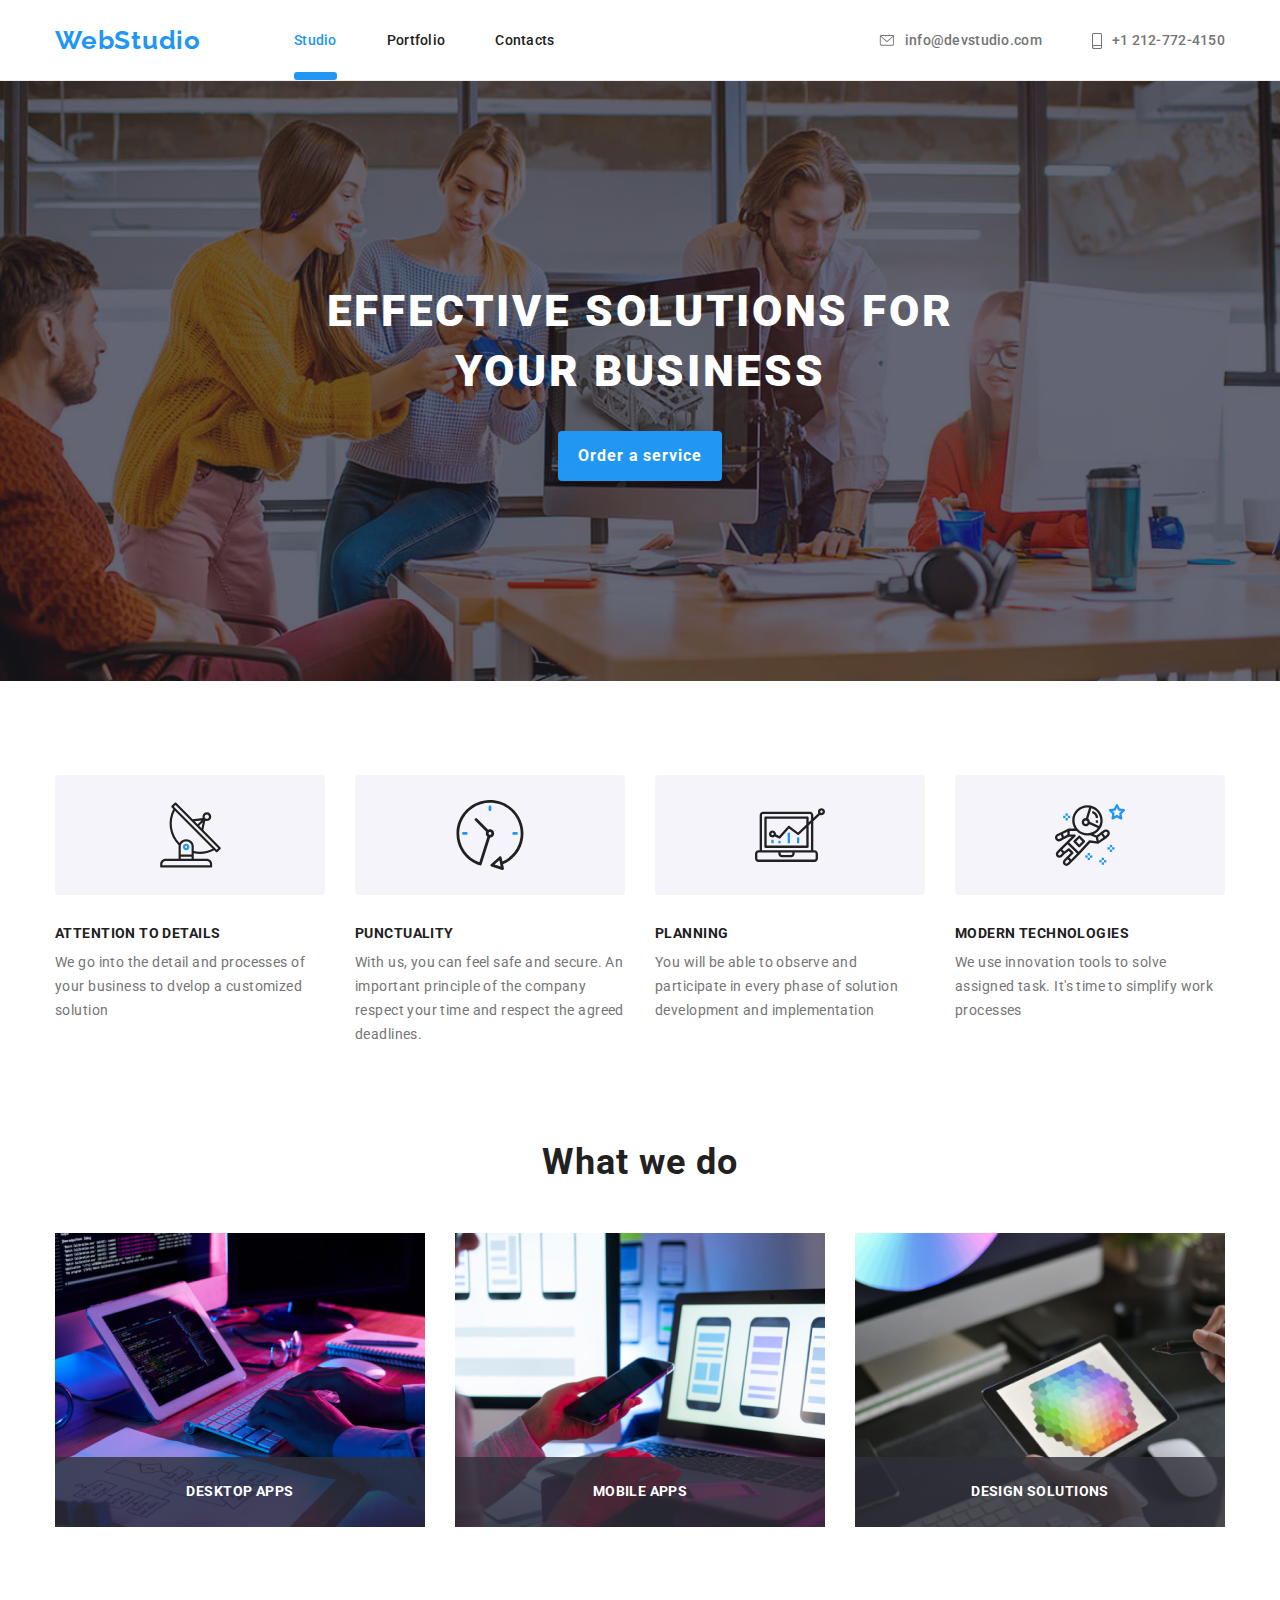
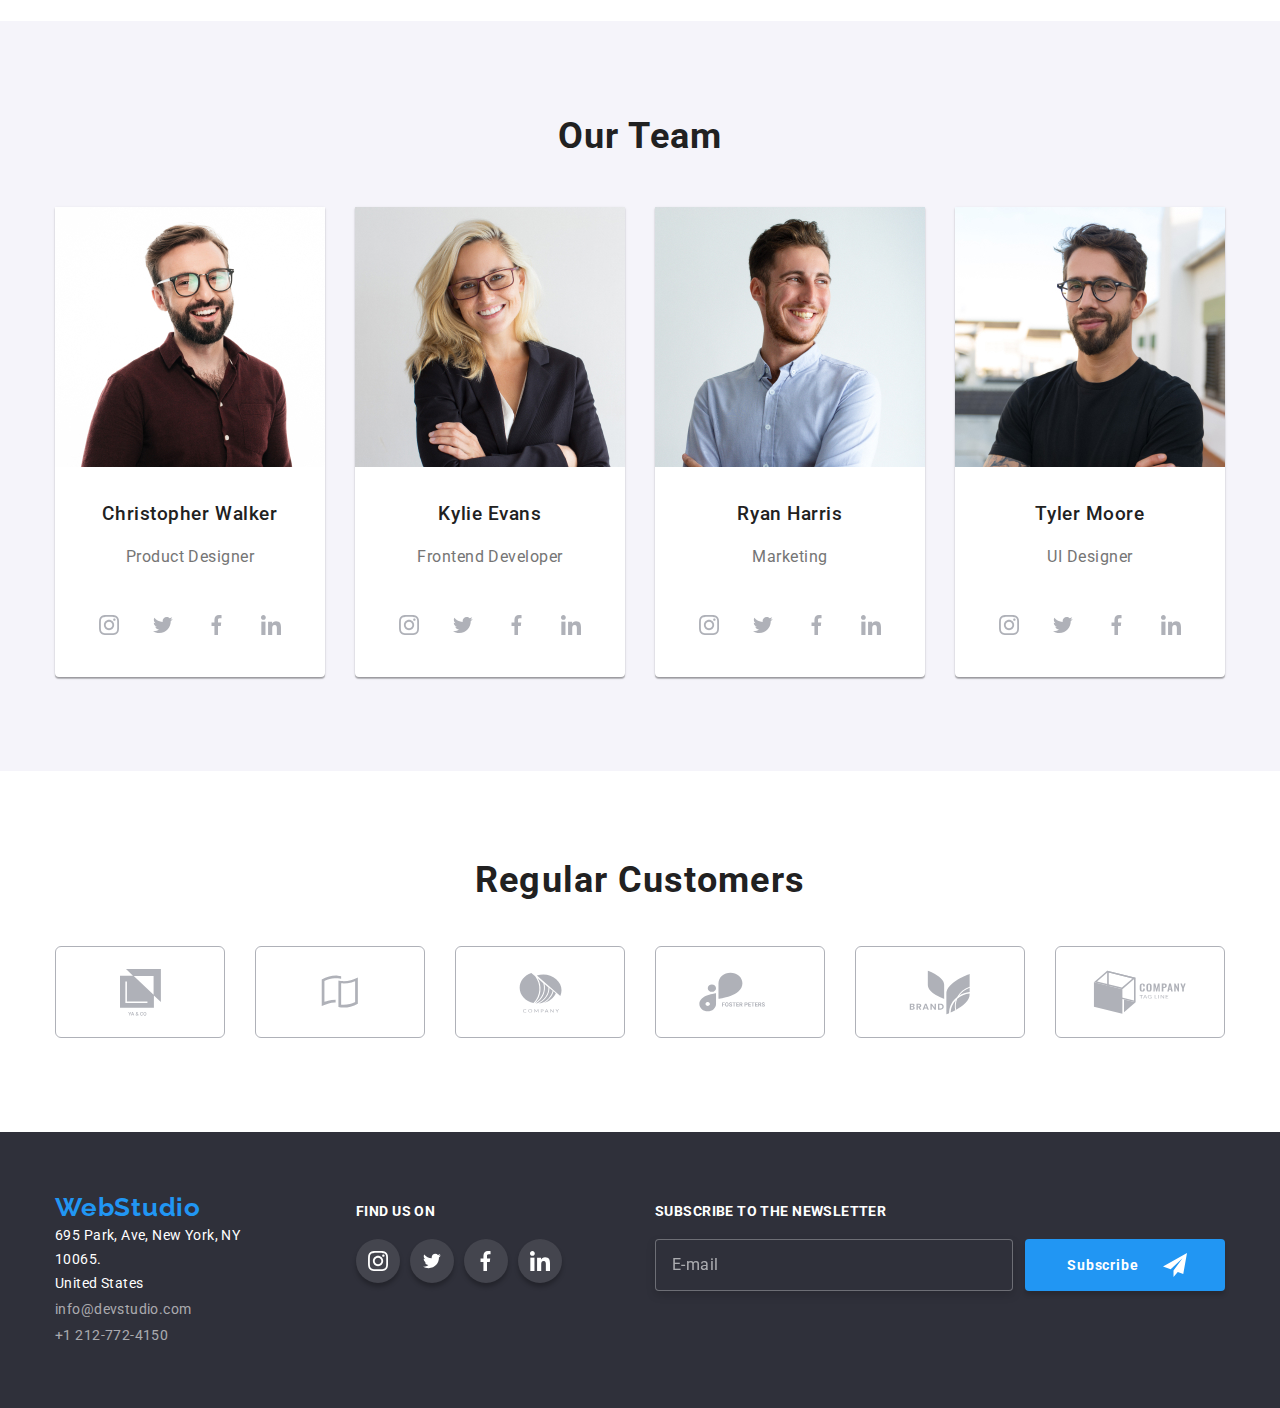
<file: index.html>
<!DOCTYPE html>
<html lang="en">
<head>
    <meta charset="UTF-8">
    <meta http-equiv="X-UA-Compatible" content="IE=edge">
    <meta name="viewport" content="width=device-width, initial-scale=1.0">
    <title>Studio</title>
    <link href="https://fonts.googleapis.com/css2?family=Raleway:wght@700&family=Roboto:wght@400;500;700;900&display=swap" rel="stylesheet">
    <link rel="stylesheet" href="https://cdnjs.cloudflare.com/ajax/libs/modern-normalize/1.1.0/modern-normalize.min.css">
    <link rel="stylesheet" href="css/styles.css">
</head>
<body>
     <!-- HEADER -->
    <header class="header">
        <div class="container">
            <nav class="nav">
                <a class="logo" href="./index.html">WebStudio</a>
                <ul class="nav-list">
                    <li class="nav-list-item">
                        <a class="nav-list-link-card" href="./index.html">Studio</a>
                    </li>
                    <li class="nav-list-item">
                        <a class="nav-list-link" href="./portfolio.html">Portfolio</a>
                    </li>
                    <li class="nav-list-item">
                        <a class="nav-list-link" href="#">Contacts</a>
                    </li>
                </ul>
            </nav>
            <ul class="address-list">
                <li class="address-list-item">
                    <a class="address-info" href="mailto:info@devstudio.com">
                        <svg class="header-address-icon" width="16" height="12">
                            <use href="./img/icons.svg#envelope"></use>
                        </svg>info@devstudio.com</a>
                </li>
                <li class="address-list-item">
                    <a class="address-info" href="tel:+12127724150">
                        <svg class="header-address-icon" width="10" height="16">
                            <use href="./img/icons.svg#smartphone"></use>
                        </svg>+1 212-772-4150</a>
                </li>
            </ul>
        </div>
        
    </header>

    <!-- h1 content -->
    <main>
        <section class="section hero-up-side">
            <div class="container">
                <h1 class="hero-main-header">Effective Solutions for Your Business</h1>
                <button class="hero-btn" type="button" data-modal-open>Order a service</button>
            </div>
                
        </section>

    <!-- Hero h2, list, and h3 content -->
    <section class="section features-section">
        <div class="container">
            <ul class="features-list">
                <li class="features-item">
                    <div class="list-icon-block">
                        <svg width="65" height="70">
                            <use href="./img/icons.svg#antenna"></use>
                        </svg>
                    </div>
                    <h3 class=" features-item-title">ATTENTION TO DETAILS</h3>
                        <p class="features-description">We go into the detail and processes of your business to dvelop a customized solution</p>
                    
                </li>
                <li class="features-item">
                    <div class="list-icon-block">
                        <svg width="70" height="70">
                            <use href="./img/icons.svg#clock"></use>
                        </svg>
                    </div>
                    <h3 class=" features-item-title">PUNCTUALITY</h3>
                        <p class="features-description">With us, you can feel safe and secure. An important principle of the company respect your time
                            and respect the agreed deadlines.</p>
                </li>
                <li class="features-item">
                    <div class="list-icon-block">
                        <svg width="70" height="70">
                            <use href="./img/icons.svg#diagram"></use>
                        </svg>
                    </div>
                    <h3 class="features-item-title">PLANNING</h3>
                        <p class="features-description">You will be able to observe and participate in every phase of solution development and
                            implementation</p>
                </li>
                <li class="features-item">
                    <div class="list-icon-block">
                        <svg width="70" height="70">
                            <use href="./img/icons.svg#astronaut"></use>
                        </svg>
                    </div>
                    <h3 class="features-item-title">MODERN TECHNOLOGIES</h3>
                        <p class="features-description">We use innovation tools to solve assigned task. It's time to simplify work processes</p>
                </li>
            </ul>
        </div>
        
    </section>
    
    <section class="section aboutus-section">
        <div class="container">
                <h2 class="aboutus-title">What we do</h2>
            <ul class="aboutus-list">
                <li class="aboutus-list-item">
                    <img class="aboutus-list-img" src="img/what-we-do1.jpg" alt="Tablet" width="370">
                    <div class="aboutus-overlay-textbox">
                      <p class="aboutus-overlay-text">Desktop Apps</p>
                    </div>
                </li>
                <li class="aboutus-list-item">
                    <img class="aboutus-list-img" src="img/what-we-do2.jpg"
                    alt="Laptop turned on" width="370">
                    <div class="aboutus-overlay-textbox">
                      <p class="aboutus-overlay-text">Mobile Apps</p>
                    </div>
                </li>
                <li class="aboutus-list-item">
                    <img class="aboutus-list-img" src="img/what-we-do3.jpg" alt="Small tablet and keyboard" width="370">
                    <div class="aboutus-overlay-textbox">
                      <p class="aboutus-overlay-text">Design Solutions</p>
                    </div>
                </li> 
            </ul>
        </div>
        
    </section>

    <section class="section ourteam">
        <div class="container">
            <h2 class="ourteam-title">Our Team</h2>
            <ul class="ourteam-list">
                <li class="ourteam-list-item">
                    <img class="ourteam-list-img" src="img/team1.jpg" alt="Christopher Walker image" width="270">
                    <h3 class="ourteam-list-header">Christopher Walker</h3>
                    <p class="ourteam-list-description">Product Designer</p>
                    <ul class="social-list">
                        <li class="social-list-items">
                          <a href="#" class="icon-thumb">
                            <svg class="icon" width="20" height="20">
                              <use href="./img/icons.svg#instagram"></use>
                            </svg>
                          </a>
                        </li>
                        <li class="social-list-items">
                          <a href="#" class="icon-thumb">
                            <svg class="icon" width="20" height="20">
                              <use href="./img/icons.svg#twitter"></use>
                            </svg>
                          </a>
                        </li>
                        <li class="social-list-items">
                          <a href="#" class="icon-thumb">
                            <svg class="icon" width="20" height="20">
                              <use href="./img/icons.svg#facebook"></use>
                            </svg>
                          </a>
                        </li>
                        <li class="social-list-items">
                          <a href="#" class="icon-thumb">
                            <svg class="icon" width="20" height="20">
                              <use href="./img/icons.svg#linkedin"></use>
                            </svg>
                          </a>
                        </li>
                      </ul>
                </li>
                <li class="ourteam-list-item">
                    <img class="ourteam-list-img" src="img/team2.jpg" alt="Kylie Evans image" width="270">
                    <h3 class="ourteam-list-header">Kylie Evans</h3>
                    <p class="ourteam-list-description">Frontend Developer</p>
                    <ul class="social-list">
                        <li class="social-list-items">
                          <a href="#" class="icon-thumb">
                            <svg class="icon" width="20" height="20">
                              <use href="./img/icons.svg#instagram"></use>
                            </svg>
                          </a>
                        </li>
                        <li class="social-list-items">
                          <a href="#" class="icon-thumb">
                            <svg class="icon" width="20" height="20">
                              <use href="./img/icons.svg#twitter"></use>
                            </svg>
                          </a>
                        </li>
                        <li class="social-list-items">
                          <a href="#" class="icon-thumb">
                            <svg class="icon" width="20" height="20">
                              <use href="./img/icons.svg#facebook"></use>
                            </svg>
                          </a>
                        </li>
                        <li class="social-list-items">
                          <a href="#" class="icon-thumb">
                            <svg class="icon" width="20" height="20">
                              <use href="./img/icons.svg#linkedin"></use>
                            </svg>
                          </a>
                        </li>
                      </ul>
                </li>
                <li class="ourteam-list-item">
                    <img class="ourteam-list-img" src="img/team3.jpg" alt="Ryan Harris image" width="270">
                    <h3 class="ourteam-list-header">Ryan Harris</h3>
                    <p class="ourteam-list-description">Marketing</p>
                    <ul class="social-list">
                        <li class="social-list-items">
                          <a href="#" class="icon-thumb">
                            <svg class="icon" width="20" height="20">
                              <use href="./img/icons.svg#instagram"></use>
                            </svg>
                          </a>
                        </li>
                        <li class="social-list-items">
                          <a href="#" class="icon-thumb">
                            <svg class="icon" width="20" height="20">
                              <use href="./img/icons.svg#twitter"></use>
                            </svg>
                          </a>
                        </li>
                        <li class="social-list-items">
                          <a href="#" class="icon-thumb">
                            <svg class="icon" width="20" height="20">
                              <use href="./img/icons.svg#facebook"></use>
                            </svg>
                          </a>
                        </li>
                        <li class="social-list-items">
                          <a href="#" class="icon-thumb">
                            <svg class="icon" width="20" height="20">
                              <use href="./img/icons.svg#linkedin"></use>
                            </svg>
                          </a>
                        </li>
                      </ul>
                </li>
                <li class="ourteam-list-item">
                    <img class="ourteam-list-img" src="img/team4.jpg" alt="Tyler Moore image">
                    <h3 class="ourteam-list-header">Tyler Moore</h3>
                    <p class="ourteam-list-description">UI Designer</p>
                    <ul class="social-list">
                        <li class="social-list-items">
                          <a href="#" class="icon-thumb">
                            <svg class="icon" width="20" height="20">
                              <use href="./img/icons.svg#instagram"></use>
                            </svg>
                          </a>
                        </li>
                        <li class="social-list-items">
                          <a href="#" class="icon-thumb">
                            <svg class="icon" width="20" height="20">
                              <use href="./img/icons.svg#twitter"></use>
                            </svg>
                          </a>
                        </li>
                        <li class="social-list-items">
                          <a href="#" class="icon-thumb">
                            <svg class="icon" width="20" height="20">
                              <use href="./img/icons.svg#facebook"></use>
                            </svg>
                          </a>
                        </li>
                        <li class="social-list-items">
                          <a href="#" class="icon-thumb">
                            <svg class="icon" width="20" height="20">
                              <use href="./img/icons.svg#linkedin"></use>
                            </svg>
                          </a>
                        </li>
                      </ul>
                </li>
            </ul>
        </div>
        </section>
        <section class="section clients-section">
            <div class="container">
              <h2 class="clients-title">Regular Customers</h2>
              <ul class="clients-list">
                <li class="clients-list-item">
                  <a href="#" class="clients-list-link">
                    <svg class="icon" width="41" height="47">
                      <use href="./img/icons.svg#company1"></use>
                    </svg>
                  </a>
                </li>
                <li class="clients-list-item">
                  <a href="#" class="clients-list-link">
                    <svg class="icon" width="38" height="34">
                      <use href="./img/icons.svg#company2"></use>
                    </svg>
                  </a>
                </li>
                <li class="clients-list-item">
                  <a href="#" class="clients-list-link">
                    <svg class="icon" width="43" height="41">
                      <use href="./img/icons.svg#company3"></use>
                    </svg>
                  </a>
                </li>
                <li class="clients-list-item">
                  <a href="#" class="clients-list-link">
                    <svg class="icon" width="84" height="40">
                      <use href="./img/icons.svg#company4"></use>
                    </svg>
                  </a>
                </li>
                <li class="clients-list-item">
                  <a href="#" class="clients-list-link">
                    <svg class="icon" width="62" height="45">
                      <use href="./img/icons.svg#company5"></use>
                    </svg>
                  </a>
                </li>
                <li class="clients-list-item">
                  <a href="#" class="clients-list-link">
                    <svg class="icon" width="94" height="44">
                      <use href="./img/icons.svg#company6"></use>
                    </svg>
                  </a>
                </li>
              </ul>
            </div>
          </section>
          <div class="backdrop is-hidden" data-modal>
            <div class="modal">
              <button type="button" class="modal-btn-close" data-modal-close>
                  <svg class="close-btn" width="11" height="11">
                      <use href="./img/icons.svg#icon-close"></use>
                  </svg>
              </button>

              <div class="form-container">
                <h2 class="modal-form-header">Leave your information and we'll call you back</h2>
              <form class="modal-form" action="#" method="post">
                  <label class="modal-form-field"> Name
                      <span class="modal-form-input-wrapper">
                          <input 
                            class="modal-form-input" 
                            type="text" 
                            name="user-name"
                            minlength="2"
                            placeholder="Name" 
                            require>
                          <svg class="modal-form-icon" width="12" height="12">
                              <use href="./img/icons.svg#icon-person"></use>
                          </svg>
                      </span>
                  </label>
                  <label class="modal-form-field"> Telephone
                      <span class="modal-form-input-wrapper">
                        <input 
                            class="modal-form-input" 
                            type="tel"
                            name="user-phone"
                            placeholder="+1 (0XX)xxx xxxx" 
                            required>
                          <svg class="modal-form-icon" width="13" height="13">
                              <use href="./img/icons.svg#icon-phone-form"></use>
                          </svg>
                      </span>
                  </label>
                  <label class="modal-form-field"> E-mail
                      <span class="modal-form-input-wrapper">
                        <input 
                            class="modal-form-input" 
                            type="email"
                            name="user-email"
                            placeholder="name@email.com" 
                            required>
                          <svg class="modal-form-icon" width="15" height="12">
                              <use href="./img/icons.svg#icon-envelope-form"></use>
                          </svg>
                      </span>
                  </label>
                  <label class="modal-form-field"> Comments
                      <textarea 
                          class="modal-form-message" 
                          name="user-message" 
                          id="user-message" cols="30" rows="10"
                          placeholder="Enter the text"></textarea>
                  </label>
                  <input 
                        class="modal-form-policy visually-hiden" 
                        id="user-policy" 
                        type="checkbox" 
                        name="policy"
                        required>
                  <label for="user-policy" class="modal-form-policy-text">
                      I agree with the newsletter and accept the Terms and Conditions
                  </label>
                  
                  <button class="modal-form-btn" type="submit">Submit</button>
              </form>
              </div>

              
            </div>
          </div>


    </main>

    <!--Footer-->
    <footer class="contact">
        <div class="container">
          <div class="footer-address">
            <a class="logo" href="./index.html">WebStudio</a>
            <address class="contact-info">
                <ul class="contact-list">
                    <li class="contact-list-item"><a class="contact-list-item-map" href="https://goo.gl/maps/KjiPHwLMQQ97QbyQ7" target="_blank">695 Park, Ave, New York, NY 10065. <br>
                    United States</a>
                    </li>
                    <li class="contact-list-item">
                        <a class="contact-list-item-card"
                        href="mailto:info@devstudio.com">info@devstudio.com</a>
                    </li>
                    <li class="contact-list-item">
                        <a class="contact-list-item-card" href="tel:+12127724150">+1 212-772-4150</a>
                    </li>
                </ul>
            </address>
          </div>
            <div class="socialmedia-list-container">
                <h2 class="socialmedia-list-title">Find Us On</h2>
                <ul class="socialmedia-list">
                  <li class="socialmedia-list-item">
                    <a href="" class="socialmedia-list-link">
                      <svg class="icon" width="20" height="20">
                        <use href="./img/icons.svg#instagram"></use>
                      </svg>
                    </a>
                  </li>
                  <li class="socialmedia-list-item">
                    <a href="" class="socialmedia-list-link">
                      <svg class="icon" width="20" height="16">
                        <use href="./img/icons.svg#twitter"></use>
                      </svg>
                    </a>
                  </li>
                  <li class="socialmedia-list-item">
                    <a href="" class="socialmedia-list-link">
                      <svg class="icon" width="20" height="20">
                        <use href="./img/icons.svg#facebook"></use>
                      </svg>
                    </a>
                  </li>
                  <li class="socialmedia-list-item">
                    <a href="" class="socialmedia-list-link">
                      <svg class="icon" width="20" height="20">
                        <use href="./img/icons.svg#linkedin"></use>
                      </svg>
                    </a>
                  </li>
                </ul>
            </div>
            <div class="footer-newsletter">
                <h3 class="footer-newsletter-title">Subscribe to the newsletter</h3>
                <form class="footer-newsletter-form" name="footer-newsletter" autocomplete="on" form validate>
                  <label class="footer-newsletter-email">
                      <input 
                          class="newsletter-email" 
                          type="email" 
                          name="email" 
                          placeholder="E-mail" required>
                  </label>
                  <button class="newsletter-btn" type="submit">Subscribe
                      <svg class="newsletter-btn-icon" width="24" height="24">
                          <use href="./img/icons.svg#icon-send"></use>
                      </svg>
                  </button>
              </form>
            </div>
        </div>
        
        <!--End-->
    </footer>

    <script src="./js/modal.js"></script>
</body>

</html>
</file>
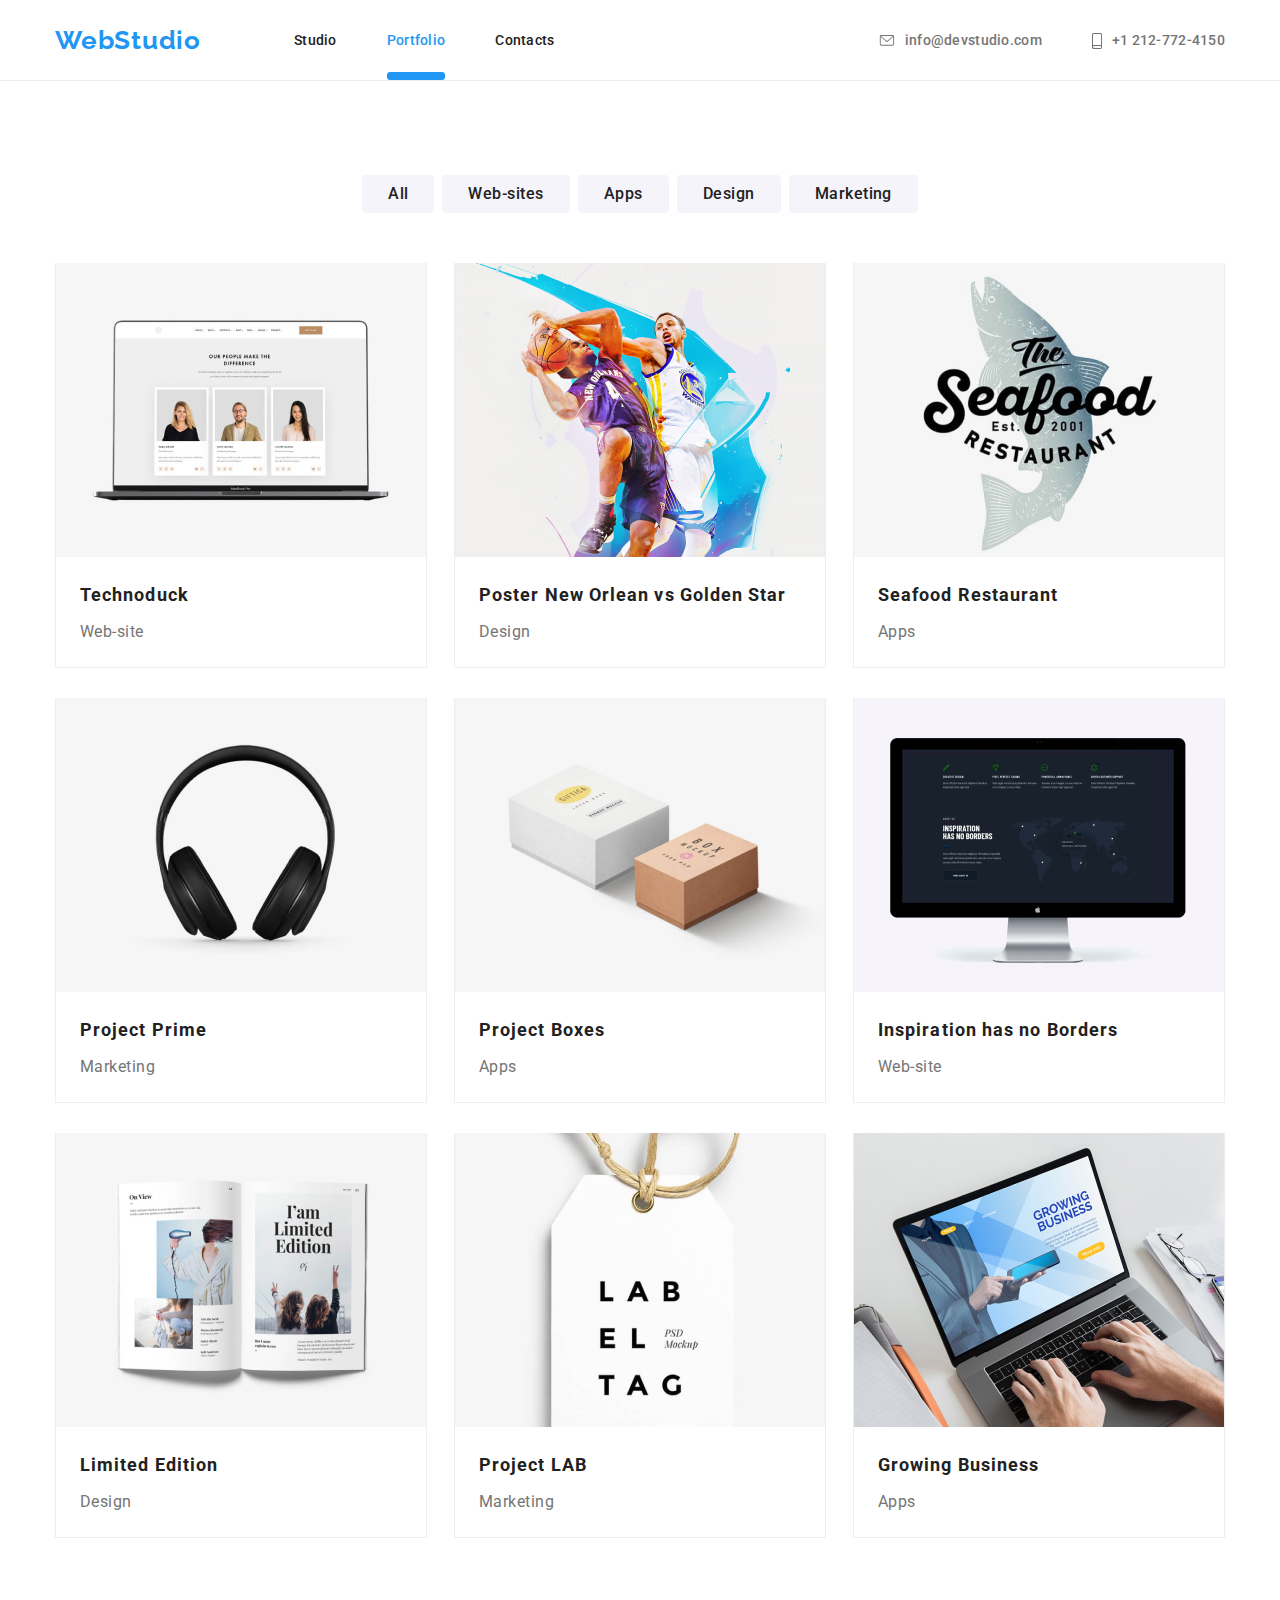
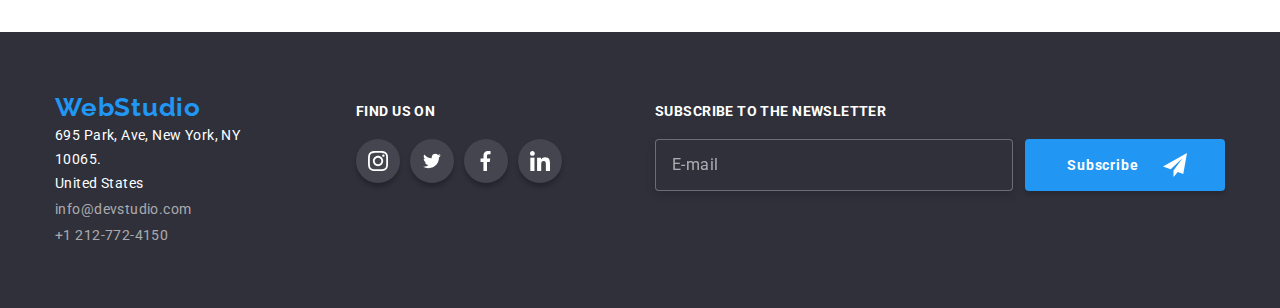
<file: portfolio.html>
<!DOCTYPE html>
<html lang="en">
<head>
    <meta charset="UTF-8">
    <meta http-equiv="X-UA-Compatible" content="IE=edge">
    <meta name="viewport" content="width=device-width, initial-scale=1.0">
    <title>Portfolio</title>
    <link href="https://fonts.googleapis.com/css2?family=Raleway:wght@700&family=Roboto:wght@400;500;700;900&display=swap" rel="stylesheet">
    <link rel="stylesheet" href="https://cdnjs.cloudflare.com/ajax/libs/modern-normalize/1.1.0/modern-normalize.min.css">
    <link rel="stylesheet" href="css/styles.css">
</head>
<body>
    <!--Header-->
    <header class="header">
        <!-- Navigation -->
        <div class="container">
            <nav class="nav">
                <a class="logo" href="./index.html">WebStudio</a>
                <ul class="nav-list">
                    <li class="nav-list-item">
                        <a class="nav-list-link" href="./index.html">Studio</a>
                    </li>
                    <li class="nav-list-item">
                        <a class="nav-list-link-card" href="./portfolio.html">Portfolio</a>
                    </li>
                    <li class="nav-list-item">
                        <a class="nav-list-link" href="#">Contacts</a>
                    </li>
                </ul>
            </nav>
            <ul class="address-list">
                <li class="address-list-item">
                    <a class="address-info" href="mailto:info@devstudio.com">
                        <svg class="header-address-icon" width="16" height="12">
                            <use href="./img/icons.svg#envelope"></use>
                        </svg>info@devstudio.com</a>
                </li>
                <li class="address-list-item">
                    <a class="address-info" href="tel:+12127724150">
                        <svg class="header-address-icon" width="10" height="16">
                            <use href="./img/icons.svg#smartphone"></use>
                        </svg>+1 212-772-4150</a>
                </li>
            </ul>
        </div>
        
    </header>

    <!--Main content-->
    <main>  
    <section class="section portfolio-section">
        <!--Portfolio Button-->
        <div class="container">
            <ul class="filter-btn-list">
                <li class="filter-btn-items"><button class="btn" type="button">All</button></li>
                <li class="filter-btn-items"><button class="btn" type="button">Web-sites</button></li>
                <li class="filter-btn-items"><button class="btn" type="button">Apps</button></li>
                <li class="filter-btn-items"><button class="btn" type="button">Design</button></li>
                <li class="filter-btn-items"><button class="btn" type="button">Marketing</button></li>
            </ul>
    
            <!--Portfolio Main images and poster-->
            
            <ul class="portfolio-list">
                <li class="portfolio-list-item">
                    <div class="overlay">
                        <img class="portfolio-list-img" src="img/portfolio-img1.jpg" alt="Laptop" width="370">
                    
                        <p class="overlay-text">Technoduck is a state-of-the-art coronavirus distribution platform. Companies use this platform for digital espionage and attacks on competitors' secure servers.</p>
                    </div>

                    <div class="overlay-card">
                        <h2 class="portfolio-list-header">Technoduck</h2>
                        <p class="portfolio-list-description">Web-site</p>
                    </div>
                    
                </li>

                <li class="portfolio-list-item">
                    <div class="overlay">
                        <img class="portfolio-list-img" src="img/portfolio-img2.jpg" alt="NBA Poster" width="370">

                    
                        <p class="overlay-text">Technoduck is a state-of-the-art coronavirus distribution platform. Companies use this platform for digital espionage and attacks on competitors' secure servers.</p>
                    </div>
                    
                    <div class="overlay-card">
                        <h2 class="portfolio-list-header">Poster New Orlean vs Golden Star</h2>
                        <p class="portfolio-list-description">Design</p>
                    </div>
                </li>    

                <li class="portfolio-list-item">
                    <div class="overlay">
                        <img class="portfolio-list-img" src="img/portfolio-img3.jpg" alt="Seafood Restaurant" width="370">
                    
                        <p class="overlay-text">Technoduck is a state-of-the-art coronavirus distribution platform. Companies use this platform for digital espionage and attacks on competitors' secure servers.</p>
                    </div>

                    <div class="overlay-card">
                        <h2 class="portfolio-list-header">Seafood Restaurant</h2>
                        <p class="portfolio-list-description">Apps</p>
                    </div>
                </li>    

                <li class="portfolio-list-item">
                    <div class="overlay">
                        <img class="portfolio-list-img" src="img/portfolio-img4.jpg" alt="Headphone" width="370">
                    
                        <p class="overlay-text">Technoduck is a state-of-the-art coronavirus distribution platform. Companies use this platform for digital espionage and attacks on competitors' secure servers.</p>
                    </div>

                    <div class="overlay-card">
                        <h2 class="portfolio-list-header">Project Prime</h2>
                        <p class="portfolio-list-description">Marketing</p>
                    </div>
                </li>

                <li class="portfolio-list-item">
                    <div class="overlay">
                        <img class="portfolio-list-img" src="img/portfolio-img5.jpg" alt="Image of two boxes" width="370">
                    
                        <p class="overlay-text">Technoduck is a state-of-the-art coronavirus distribution platform. Companies use this platform for digital espionage and attacks on competitors' secure servers.</p>
                    </div>

                    <div class="overlay-card">
                        <h2 class="portfolio-list-header">Project Boxes</h2>
                        <p class="portfolio-list-description">Apps</p>
                    </div>
                    
                </li>

                <li class="portfolio-list-item">
                    <div class="overlay">
                        <img class="portfolio-list-img" src="img/portfolio-img6.jpg" alt="Computer Monitor" width="370">
                    
                        <p class="overlay-text">Technoduck is a state-of-the-art coronavirus distribution platform. Companies use this platform for digital espionage and attacks on competitors' secure servers.</p>
                    </div>

                    <div class="overlay-card"> 
                        <h2 class="portfolio-list-header">Inspiration has no Borders</h2>
                        <p class="portfolio-list-description">Web-site</p>
                    </div>
                    
                </li>

                <li class="portfolio-list-item">
                    <div class="overlay">
                        <img class="portfolio-list-img" src="img/portfolio-img7.jpg" alt="Open book called I am Limited Edition" width="370">
                    
                        <p class="overlay-text">Technoduck is a state-of-the-art coronavirus distribution platform. Companies use this platform for digital espionage and attacks on competitors' secure servers.</p>
                    </div>

                    <div class="overlay-card">
                        <h2 class="portfolio-list-header">Limited Edition</h2>
                        <p class="portfolio-list-description">Design</p>
                    </div>
                    
                </li>

                <li class="portfolio-list-item">
                    <div class="overlay">
                        <img class="portfolio-list-img" src="img/portfolio-img8.jpg" alt="Tag" width="370">
                    
                        <p class="overlay-text">Technoduck is a state-of-the-art coronavirus distribution platform. Companies use this platform for digital espionage and attacks on competitors' secure servers.</p>
                    </div>

                    <div class="overlay-card">
                        <h2 class="portfolio-list-header">Project LAB</h2>
                        <p class="portfolio-list-description">Marketing</p>
                    </div>
                    
                </li>

                <li class="portfolio-list-item">
                    <div class="overlay">
                        <img class="portfolio-list-img" src="img/portfolio-img9.jpg" alt="Laptop" width="370">
                    
                        <p class="overlay-text">Technoduck is a state-of-the-art coronavirus distribution platform. Companies use this platform for digital espionage and attacks on competitors' secure servers.</p>
                    </div>

                    <div class="overlay-card">
                        <h2 class="portfolio-list-header">Growing Business</h2>
                        <p class="portfolio-list-description">Apps</p>
                    </div>
                    
                </li>

            </ul>
        </div>
        
    </section>        
    </main>

    <!--Footer-->
    <footer class="contact">
        <div class="container">
            <div class="footer-address">
                <a class="logo" href="./index.html">WebStudio</a>
                <address class="contact-info">
                    <ul class="contact-list">
                        <li class="contact-list-item"><a class="contact-list-item-map" href="https://goo.gl/maps/KjiPHwLMQQ97QbyQ7" target="_blank">695 Park, Ave, New York, NY 10065. <br>
                        United States</a>
                        </li>
                        <li class="contact-list-item">
                            <a class="contact-list-item-card"
                            href="mailto:info@devstudio.com">info@devstudio.com</a>
                        </li>
                        <li class="contact-list-item">
                            <a class="contact-list-item-card" href="tel:+12127724150">+1 212-772-4150</a>
                        </li>
                    </ul>
                </address>
            
            </div>
            
        <div class="socialmedia-list-container">
                <h2 class="socialmedia-list-title">Find Us On</h2>
                <ul class="socialmedia-list">
                  <li class="socialmedia-list-item">
                    <a href="" class="socialmedia-list-link">
                      <svg class="icon" width="20" height="20">
                        <use href="./img/icons.svg#instagram"></use>
                      </svg>
                    </a>
                  </li>
                  <li class="socialmedia-list-item">
                    <a href="" class="socialmedia-list-link">
                      <svg class="icon" width="20" height="16">
                        <use href="./img/icons.svg#twitter"></use>
                      </svg>
                    </a>
                  </li>
                  <li class="socialmedia-list-item">
                    <a href="" class="socialmedia-list-link">
                      <svg class="icon" width="20" height="20">
                        <use href="./img/icons.svg#facebook"></use>
                      </svg>
                    </a>
                  </li>
                  <li class="socialmedia-list-item">
                    <a href="" class="socialmedia-list-link">
                      <svg class="icon" width="20" height="20">
                        <use href="./img/icons.svg#linkedin"></use>
                      </svg>
                    </a>
                  </li>
                </ul>
            </div>

            <div class="footer-newsletter">
                <h3 class="footer-newsletter-title">Subscribe to the newsletter</h3>
                <form class="footer-newsletter-form" name="footer-newsletter" autocomplete="on" form validate>
                    <label class="footer-newsletter-email">
                        <input 
                            class="newsletter-email" 
                            type="email" 
                            name="email" 
                            placeholder="E-mail" required>
                    </label>
                    <button class="newsletter-btn" type="submit">Subscribe
                        <svg class="newsletter-btn-icon" width="24" height="24">
                            <use href="./img/icons.svg#icon-send"></use>
                        </svg>
                    </button>
                </form>
            </div>
        </div>
        
    </footer>

</body>

</html>
</file>
<file: css/styles.css>
/*Global Elements*/

:root {
    --primary-color: #2196f3;
    --primary-colorFont: #212121;
    --secondary-colorFont: #757575;
    --third-colorFont: #ffffff;
    --main-bg-color:#e5e5e5;
    --dark-bg-color: #2f303a;
    --light-bg-color:#ffffff;
    --lightgrey-bg-color: #f5f4fa;
    --light-bg2-color: #eeeeee;
    --icon-color-main: #afb1b8;
    --timing: 250ms;
}

*,
*::before,
*::after {
   box-sizing: border-box;
   margin: 0;
   padding: 0;
}

.container {
    width: 1200px;
    padding-left: 15px;
    padding-right: 15px;
    margin: 0 auto;
}

h1,
h2,
h3,
h4,
h5,
h6,
p {
   margin: 0;
   padding: 0;
}

ul {
   padding: 0;
}

img {
   display: block;
   max-width: 100%;
   height: auto;
}

.section {
   padding-top: 94px;
   padding-bottom: 94px;
}

body {
    font-family: 'Roboto', sans-serif;
    color: var(--primary-colorFont);
}

/* header & footer background, font, spacing */

.header {
    border-bottom: 1px solid #ececec;
}

.header .container {
    display: flex;
    align-items: center;
    background-color: var(--light-bg-color);
}

/*Navigation list color for current page */

.nav {
    display: flex;
    align-items: center;
}

.nav-list {
    display: flex;
    align-items: center;
    margin: 0;
    margin-left: 93px;
}

.nav-list-link,
.nav-list-link-card {
    display: block;
}

.address-list {
    display: flex;
    align-items: center;
     
    margin-left: auto;
}

.address-list li:last-child {
    margin-left: 50px;
}

.address-info {
    color: var(--secondary-colorFont);
}


.nav-list li:nth-child(2),
.nav-list li:nth-child(3) {
    margin-left: 50px;
}

.nav-list-link-card {
    color: var(--primary-color);
    position: relative;
}

.nav-list-link-card::after {
    content: " ";
    position: absolute;
    left: 0;
    bottom: 0;
    display: block;
    width: 100%;
    height: 8px;
  border-radius: 3px;
    background-color: var(--primary-color);
}

.nav-list-link,
.nav-list-link-card,
.address-info {
    font-weight: 500;
    font-size: 14px;
    font-style: normal;
    line-height: 1.143;
    letter-spacing: 0.02em;
    text-decoration: none;
    padding: 32px 0;
}

.address-info {
    transition-property: color;
    transition-duration: var(--timing);
    transition-timing-function: cubic-bezier(0.4, 0, 0.2, 1);
}

.contact .container {
    display: flex;
    align-items: baseline;
}

.contact {
    font-size: 14px;
    line-height: 1.714;
    letter-spacing: 0.03em;
    background-color: var(--dark-bg-color);
    padding: 60px 0;
}

.contact-info {
    font-style: normal;
}

.contact-list-item:not(:last-child) {
    margin-bottom: 2px;
}

.contact-list-item-map {
    text-decoration: none;
    color: var(--third-colorFont);
  }

.contact-list-item-card {
    text-decoration: none;
    color: rgba(255, 255, 255, 0.6);
  }
  
.contact-list-item-map:hover,
.contact-list-item-map:focus,
.contact-list-item-card:hover,
.contact-list-item-card:focus {
    color: var(--primary-color);
}

.social-list-container h2 {
    font-weight: 700;
    font-size: 14px;
    line-height: 1.14;
    letter-spacing: 0.03em;
    text-transform: uppercase;
    color: var(--super-light-text);
    margin-bottom: 20px;
}

.contact .socialmedia-list-link {
    background-color: rgba(255, 255, 255, 0.1);
    display: flex;
    justify-content: center;
    align-items: center;
    border-radius: 50%;
    width: 44px;
    height: 44px;
    color: var(--third-colorFont);
    box-shadow: 0px 4px 4px 0px rgba(0, 0, 0, 0.25);
    -webkit-box-shadow: 0px 4px 4px 0px rgba(0, 0, 0, 0.25);
    -moz-box-shadow: 0px 4px 4px 0px rgba(0, 0, 0, 0.25);
}

.contact .socialmedia-list {
    display: flex;
}

/* Footer social media */
.socialmedia-list-container {
    margin-left: 70px;
}

.socialmedia-list-title {
    font-weight: 700;
    font-size: 14px;
    line-height: 1.143;
    letter-spacing: 0.03em;
    text-transform: uppercase;
    color: var(--third-colorFont);
    margin-bottom: 20px;
}

.socialmedia-list {
    display: flex;
}

.socialmedia-list-item:not(:last-child) {
    margin-right: 10px;
}

.socialmedia-list-link {
    transition: background-color var(--timing) cubic-bezier(0.4, 0, 0.2, 1),
    color var(--timing) cubic-bezier(0.4, 0, 0.2, 1),
    box-shadow var(--timing) cubic-bezier(0.4, 0, 0.2, 1);
}

.socialmedia-list-link .icon {
    fill: var(--third-colorFont);
}

.socialmedia-list .socialmedia-list-link:hover,
.socialmedia-list .socialmedia-list-link:active {
    background-color: var(--primary-color);
}

.socialmedia-list .socialmedia-list-link:hover {
    fill: var(--third-colorFont);
}

/* List styles */
.nav-list,
.address-list,
.features-list,
.ourteam-list,
.contact-list,
.aboutus-list,
.filter-btn-list,
.portfolio-list,
.social-list,
.clients-list,
.socialmedia-list {
    list-style: none;
}
/* List styles end */

/*Header logo*/

.logo {
    font-family: 'Raleway', sans-serif;
    font-weight: 700;
    font-size: 26px;
    line-height: 1.192;
    letter-spacing: 0.03em;
    text-decoration: none;
    color: var(--primary-color);
}

/*Header formatings*/

.nav-list-link {
    color: var(--primary-colorFont);
}

/*Header Hover & Focus styles */

.nav-list-link:hover,
.nav-list-link:focus,
.address-info:hover,
.address-info:focus {
    color: var(--primary-color);
}

.header-address-icon {
    margin-right: 10px;
    vertical-align: middle;
    fill: currentColor;
}

/* Hero Section */

.hero-main-header {
    font-weight: 900;
    font-size: 44px;
    line-height: 1.364;
    text-align: center;
    letter-spacing: 0.06em;
    text-transform: uppercase;
    width: 696px;
    margin-left: auto;
    margin-right: auto;
    margin-bottom: 30px;
  }

.hero-up-side {
    background-image: linear-gradient(rgba(47, 48, 58, 0.4), rgba(47, 48, 58, 0.4)), url(../img/hero-bg.jpg);
    background-repeat: no-repeat;
    background-size: cover;
    background-position: center;
    color: var(--third-colorFont);
    padding-top: 200px;
    padding-bottom: 200px;
    text-align: center;
}

/* Hero Section button */
.hero-btn {
    font-family: 'Roboto', sans-serif;
    font-weight: 700;
    font-size: 16px;
    line-height: 1.875;
    text-align: center;
    letter-spacing: 0.06em;
    align-items: center;
    border-radius: 4px;
    border: transparent;
    background-color: var(--primary-color);
    box-shadow: 0px 4px 4px rgba(0, 0, 0, 0.15);
    color: var(--third-colorFont);
    cursor: pointer;
    padding: 10px 20px;
    display: inline-block;

    transition: background-color var(--timing) cubic-bezier(0.4, 0, 0.2, 1),
    color var(--timing) cubic-bezier(0.4, 0, 0.2, 1),
    box-shadow var(--timing) cubic-bezier(0.4, 0, 0.2, 1);
    
}

.hero-btn:hover,
.hero-btn:focus {
    color: var(--primary-color);
    background-color: var(--light-bg-color);
    box-shadow: 0px 3px 1px rgba(0, 0, 0, 0.1), 0px 1px 2px rgba(0, 0, 0, 0.08),
        0px 2px 2px rgba(0, 0, 0, 0.12);
}


/*Feature secton */
.container .features-list {
    display: flex;
}

.list-icon-block {
    display: flex;
    align-items: center;
    justify-content: center;
    width: 100%;
    height: 120px;
    background-color: var(--lightgrey-bg-color);
    margin-bottom: 30px;
    border-radius: 4px;
    text-align: center;
}

.features-item {
    max-width: 270px;
}

.features-item:not(:last-child) {
    margin-right: 30px;
}

.features-item-title {
    font-weight: 700;
    font-size: 14px;
    line-height: 1.143;
    letter-spacing: 0.03em;
    text-transform: uppercase;
    margin-bottom: 10px;
}

.features-description {
    font-size: 14px;
    line-height: 1.714;
    letter-spacing: 0.03em;
    color: var(--secondary-colorFont);
}

/* What we do section / About us section */
/* Our Team */

.aboutus-section {
    padding-top: 0;
}

.aboutus-list {
    display: flex;
}

.aboutus-list-item:not(:last-child) {
    margin-right: 30px;
}

.aboutus-title {
    text-align: center;
    margin-bottom: 20px; /* add some margin between title and list */
}

.aboutus-list-item {
    position: relative;
}

.aboutus-overlay-textbox {
    background-color: rgba(47, 48, 58, 0.8);
    width: 370px;
    position: absolute;
    bottom: 0px;
    padding-top: 27px;
    padding-bottom: 27px;
}

.aboutus-overlay-text {
    font-family: "Roboto";
    font-style: normal;
    font-weight: 700;
    font-size: 14px;
    line-height: 1.14;
    letter-spacing: 0.03em;
    text-transform: uppercase;
    text-align: center;
    color: var(--third-colorFont);
}


.aboutus-title,
.ourteam-title {
    font-weight: 700;
    font-size: 36px;
    line-height: 1.167;
    letter-spacing: 0.03em;
    text-align: center;
    margin-bottom: 50px;
} 

.ourteam .container {
    display: flex;
    flex-wrap: wrap;
    justify-content: center;
}

.ourteam-list {
    display: flex;
    text-align: center;
}

.ourteam-list-item:not(:last-child) {
    margin-right: 30px;
}

.ourteam {
    background-color: var(--lightgrey-bg-color);
}

.ourteam-list-item {
    background: var(--light-bg-color);
    box-shadow: 0px 1px 3px rgba(0, 0, 0, 0.12), 0px 1px 1px rgba(0, 0, 0, 0.14), 0px 2px 1px rgba(0, 0, 0, 0.2);
    border-radius: 0px 0px 4px 4px;
}

.ourteam-title {
    display: flex;
    align-items: center;
}

.ourteam-list-header {
    font-weight: 500;
    padding-top: 30px;
    margin-bottom: 10px;
}

.ourteam-list-header,
.ourteam-list-description {
    line-height: 1.888;
    letter-spacing: 0.03em;
}

.ourteam-list-description {
    color: var(--secondary-colorFont);
    margin-bottom: 30px;
}

.ourteam .social-list {
    display: flex;
    justify-content: center;
    margin-bottom: 30px;
}

.ourteam .icon-thumb {
    background-color: transparent;
    border-radius: 50%;
    display: flex;
    width: 44px;
    height: 44px;
    align-items: center;
    justify-content: center;
    fill: var(--icon-color-main);
}

.ourteam .icon-thumb:hover,
.ourteam .icon-thumb:active {
    background-color: var(--primary-color);
}

.ourteam .icon-thumb:hover .icon {
    fill: var(--third-colorFont);
}

.icon-thumb {
    transition: background-color var(--timing) cubic-bezier(0.4, 0, 0.2, 1),
    color var(--timing) cubic-bezier(0.4, 0, 0.2, 1),
    box-shadow var(--timing) cubic-bezier(0.4, 0, 0.2, 1);
}

.social-list-items:not(:last-child) {
    margin-right: 10px;
}

/*Clients Section*/

.clients-section .clients-title {
    font-family: "Roboto";
    font-weight: 700;
    font-size: 36px;
    line-height: 0.875;
    text-align: center;
    letter-spacing: 0.03em;
    margin-bottom: 50px;
}

.clients-list {
    display: flex;
}



.clients-list-item {
    width: 170px;
    height: 92px;
}

.clients-list-item:not(:last-child) {
    margin-right: 30px;
}

.clients-list-link {
    display: flex;
    justify-content: center;
    align-items: center;
    border: 1px solid var(--icon-color-main);
    border-radius: 6px;
    width: 170px;
    height: 92px;
    color: var(--icon-color-main)
}

/*Icon Fill Studio */
.clients-list-link:hover,
.clients-list-link:focus {
  border: 1px solid var(--primary-color);
}

.clients-list-link .icon {
  fill: currentColor;
}

.clients-list-link:hover .icon,
.clients-list-link:focus .icon {
  fill: var(--primary-color);
}

/*Portfolio*/

/*Portfolio button*/

.filter-btn-list {
    display: flex;
    margin-bottom: 50px;
    justify-content: center;
}

.filter-btn-list .btn {
    font-family: 'Roboto', sans-serif;
    font-weight: 500;
    font-size: 16px;
    line-height: 1.625;
    text-align: center;
    letter-spacing: 0.03em;
    color: var(--primary-colorFont);
    background: var(--lightgrey-bg-color);
    border-radius: 4px;
    border: none;
    cursor: pointer;
    padding: 6px 26px;
  }

.filter-btn-items:not(:last-child) {
    margin-right: 8px;
}

.btn {
    transition: background-color var(--timing) cubic-bezier(0.4, 0, 0.2, 1),
    color var(--timing) cubic-bezier(0.4, 0, 0.2, 1),
    box-shadow var(--timing) cubic-bezier(0.4, 0, 0.2, 1);
}

.btn:hover,
.btn:focus {
    background-color: var(--primary-color);
    color: var(--third-colorFont);
    box-shadow: 0px 3px 1px rgba(0, 0, 0, 0.1), 0px 1px 2px rgba(0, 0, 0, 0.08),
        0px 2px 2px rgba(0, 0, 0, 0.12);

}

/*end of button*/

/*Portfolio main*/

.portfolio-list {
    display: flex;
    justify-content: space-between;
    flex-wrap: wrap;
}

.portfolio-list-item:hover,
.portfolio-list-item:focus {
  box-shadow: 0px 1px 1px rgba(0, 0, 0, 0.12), 0px 4px 4px rgba(0, 0, 0, 0.06),
    1px 4px 6px rgba(0, 0, 0, 0.16);
}

.portfolio-list-item {
    margin-bottom: 30px;
    background: var(--light-bg-color);
    border-right: 1px solid var(--light-bg2-color);
    border-bottom: 1px solid var(--light-bg2-color);
    border-left: 1px solid var(--light-bg2-color);
    position: relative;
    transition-property: box-shadow;
    transition-duration: var(--timing);
    transition-timing-function: cubic-bezier(0.4, 0, 0.2, 1);
}

.overlay {
    position: relative;
    width: 370px;
    overflow: hidden;
}

.overlay-text {
    position: absolute;
    top: 0;
    left: 0;
    width: 370px;

    transform: translateY(295px);
    background-color: var(--primary-color);
    opacity: 90%;
    color: var(--third-colorFont);
    font-family: Roboto;
    font-weight: 400;
    font-size: 18px;
    line-height: 1.56;
    letter-spacing: 0.03em;
    text-align: center;
    text-justify: center;
    padding-top: 63px;
    padding-bottom: 91px;
    padding-left: 24px;
    padding-right: 24px;
}

.portfolio-list-item:hover .overlay-text {
    transform: translateY(0px);
    transition: transform 350ms ease;
}

.overlay-card {
    /* padding: 20px 24px; */
    border-bottom: 1px solid var(--bordercolor);
    border-left: 1px solid var(--bordercolor);
    border-right: 1px solid var(--bordercolor);
}
  
.portfolio-list-item:nth-last-child(-n + 3) {
    margin-bottom: 0;
}

.portfolio-list-header,
.portfolio-list-description {
    margin-left: 24px;
    margin-right: 24px;
}

.portfolio-list-header {
    font-weight: 700;
    font-size: 18px;
    line-height: 2;
    letter-spacing: 0.06em;
    margin-top: 20px;
    margin-bottom: 4px;
}

.portfolio-list-description {
    line-height: 1.875;
    letter-spacing: 0.03em;
    color: var(--secondary-colorFont);
    margin-bottom: 20px;
}

@keyframes modal-animation {
    0% {
      visibility: hidden;
      opacity: 0;
      scale: (0);
    }
  
    100% {
      opacity: 1;
      visibility: visible;
      scale: (1);
    }
  }


.backdrop {
    visibility: visible;
    animation-name: modal-animation;
    position: fixed;
    height: 100vh;
    width: 100vw;
    background: rgba(0, 0, 0, 0.2);
    top: 0;
    left: 0;
    opacity: 1;
}

.modal {
    position: absolute;
    background-color: var(--light-bg-color);
    box-shadow: 0px 1px 3px rgba(0, 0, 0, 0.12), 0px 1px 1px rgba(0, 0, 0, 0.14),
      0px 2px 1px rgba(0, 0, 0, 0.2);
    border-radius: 4px;
    width: 528px;
    height: auto;
    top: 50%;
    left: 50%;
    transform: translate(-50%, -50%);
    animation-name: modal-animation;
    animation-duration: var(--timing);
    animation-timing-function: cubic-bezier(0.4, 0, 0.2, 1);
}

.modal-btn-close {
    border: 1px solid rgba(0, 0, 0, 0.1);
    border-radius: 50%;
    width: 30px;
    height: 30px;
    color: var(--primary-colorFont);
    background-color: var(--light-bg-color);
    position: absolute;
    top: 8px;
    right: 8px;
}

.modal-btn-close:hover,
.modal-btn-close:focus {
    cursor: pointer;
}

.close-btn {
    fill: var(--primary-colorFont);
    left: 22.22%;
    right: 16.67%;
    top: 16.67%;
    bottom: 22.22%;
}

.is-hidden {
    visibility: hidden;
    opacity: 0;
    pointer-events: none;
}

.hero-btn:click {
    animation-name: modal-animation;
    animation-duration: var(--timing);
    animation-timing-function: cubic-bezier(0.4, 0, 0.2, 1);
}

.form-container {
    margin-left: 41px;
    margin-right: 39px;
    width: 448px;
   
}

.modal-form-header {
    font-weight: 700;
    font-size: 20px;
    line-height: 1.15;
    letter-spacing: 0.03em;
    color: var(--primary-colorFont);
    margin-top: 40px;
    margin-bottom: 12px;
}

.modal-form {
    display: flex;
    flex-direction: column;
}

.modal-form-field {
    font-size: 12px;
    line-height: 1.667;
    letter-spacing: 0.01em;
    color: var(--secondary-colorFont);
}

.modal-form-field:not(:last-child) {
    margin-bottom: 10px;
}

.modal-form-input-wrapper {
    position: relative;
    display: block;
    margin-top: 4px;
}

.modal-form-input {
    padding-left: 42px;
    width: 100%;
    height: 40px;
    border: 1px solid rgba(33, 33, 33, 0.2);
    background: var(--light-bg-color);
    border-radius: 4px;
    transition: border-color var(--timing) cubic-bezier(0.4, 0, 0.2, 1);
    outline: none;
}

.modal-form-input:focus,
.modal-form-message:focus {
    border-color: var(--primary-color);
}

.modal-form-icon {
    position: absolute;
    display: block;
    top: 50%;
    left: 15px;
    transform: translateY(-50%);
    transition: fill var(--timing) cubic-bezier(0.4, 0, 0.2, 1);
}

.modal-form-input:focus + .modal-form-icon {
    fill: var(--primary-color)
}

.modal-form-message {
    margin-top: 4px;
    padding: 12px 16px;
    width: 100%;
    height: 120px;
    border: 1px solid rgba(33, 33, 33, 0.2);
    box-sizing: border-box;
    border-radius: 4px;
    resize: none;
    outline: none;
    transition: border-color var(--timing) cubic-bezier(0.4, 0, 0.2, 1);
  }
  
  .modal-form-message::placeholder {
    color: rgba(117, 117, 117, 0.5);
  }
  
  .modal-form-policy-text {
    margin: 10px auto 20px;
    font-size: 14px;
    line-height: 1.714;
    letter-spacing: 0.03em;
    color: var(--secondary-colorFont);
    width: 452px;
  }
  
  .modal-form-policy-text::before {
    content: '';
    display: inline-block;
    margin-right: 7px;
    width: 16px;
    height: 16px;
    border: 2px solid var(--primary-colorFont);
    border-radius: 2px;
  }
  
  .modal-form-policy:checked + .modal-form-policy-text::before {
    background-color: var(--primary-color);
    border: 0.2px solid var(--primary-color);
    background-image: url(../img/icon-check.svg);
    background-repeat: no-repeat;
    background-position: center;
    transition: background-color var(--timing) cubic-bezier(0.4, 0, 0.2, 1),
      border-color var(--timing) cubic-bezier(0.4, 0, 0.2, 1);
  }
  
  .visually-hiden {
    -moz-appearance: none;
    -webkit-appearance: none;
    appearance: none;
  }
  
  .modal-form-policy-link {
    color: var(--primary-color);
  }
  
  .modal-form-btn {
    display: block;
    margin: 0 auto; 
    margin-bottom: 40px;
    padding: 10px 76px;
    width: 200px;
    font-weight: 700;
    font-size: 16px;
    line-height: 1.875;
    text-align: center;
    letter-spacing: 0.06em;
    color: var(--third-colorFont);
    background: var(--primary-color);
    box-shadow: 0px 4px 4px rgba(0, 0, 0, 0.15);
    border: 1px solid var(--primary-color);
    transition: border-color 250ms cubic-bezier(0.4, 0, 0.2, 1);
    border-radius: 4px;
    cursor: pointer;
  }

  .modal-form-btn:focus,
  .modal-from-btn:hover {
    background: #188ce8;
    box-shadow: 0px 4px 4px rgba(0, 0, 0, 0.15);
    border-radius: 4px;
  }

  /*New Footer*/

.footer-newsletter {
    margin-left: 93px;
}

.footer-newsletter-title {
    font-weight: 700;
    font-size: 14px;
    line-height: 1.143;
    letter-spacing: 0.03em;
    text-transform: uppercase;
    color: var(--third-colorFont);
    margin-bottom: 20px;
}

  .footer-newsletter-form {
    display: flex;
  }


  
  .newsletter-email,
  .newsletter-email::placeholder {
    font-size: 16px;
    line-height: 1.25;
    letter-spacing: 0.03em;
    color: rgba(255, 255, 255, 0.6);
  }
  
  .newsletter-email {
    display: flex;
    align-items: center;
    margin-right: 12px;
    padding: 15px 16px;
    width: 358px;
    border: 1px solid rgba(255, 255, 255, 0.3);
    box-sizing: border-box;
    filter: drop-shadow(0px 4px 4px rgba(0, 0, 0, 0.15));
    border-radius: 4px;
    background-color: var(--dark-bg-color);
    outline: none;
    transition: border-color 250ms cubic-bezier(0.4, 0, 0.2, 1);
  }
  
  .newsletter-email:hover,
  .newsletter-email:focus {
    border-color: var(--primary-color);
  }
  
  .newsletter-btn {
    display: flex;
    align-items: center;
    padding: 10px 24px 10px 42px;
    width: 200px;
    font-weight: 700;
    font-size: 1.875;
    line-height: 30px;
    letter-spacing: 0.06em;
    color: var(--third-colorFont);
    background: var(--primary-color);
    box-shadow: 0px 4px 4px rgba(0, 0, 0, 0.15);
    border-radius: 4px;
    border: none;
    outline: none;
    cursor: pointer;
  }
  
  .newsletter-btn-icon {
    margin-left: 24px;
  }

.newsletter-btn:focus,
.newsletter-btn:hover {
    background: #188ce8;
    box-shadow: 0px 4px 4px rgba(0, 0, 0, 0.15);
    border-radius: 4px;
}
/*end of Main*/
</file>
